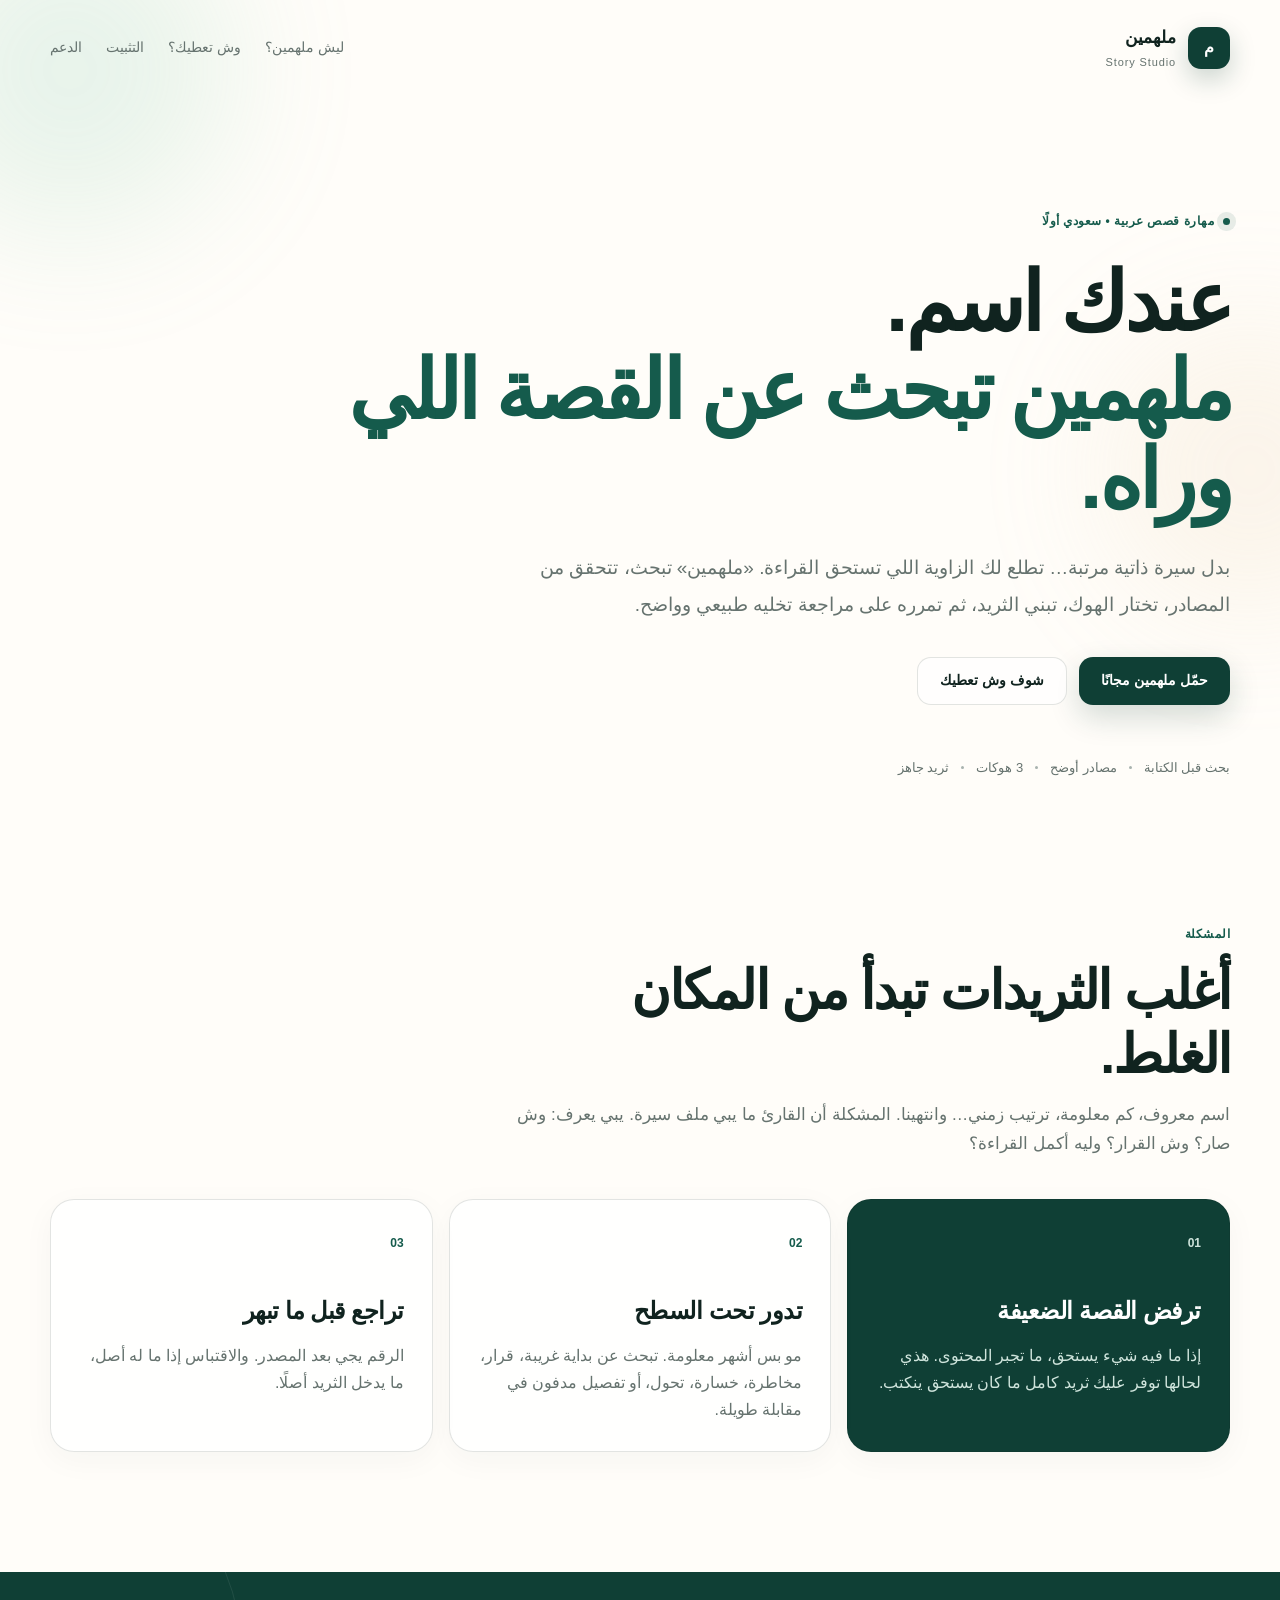
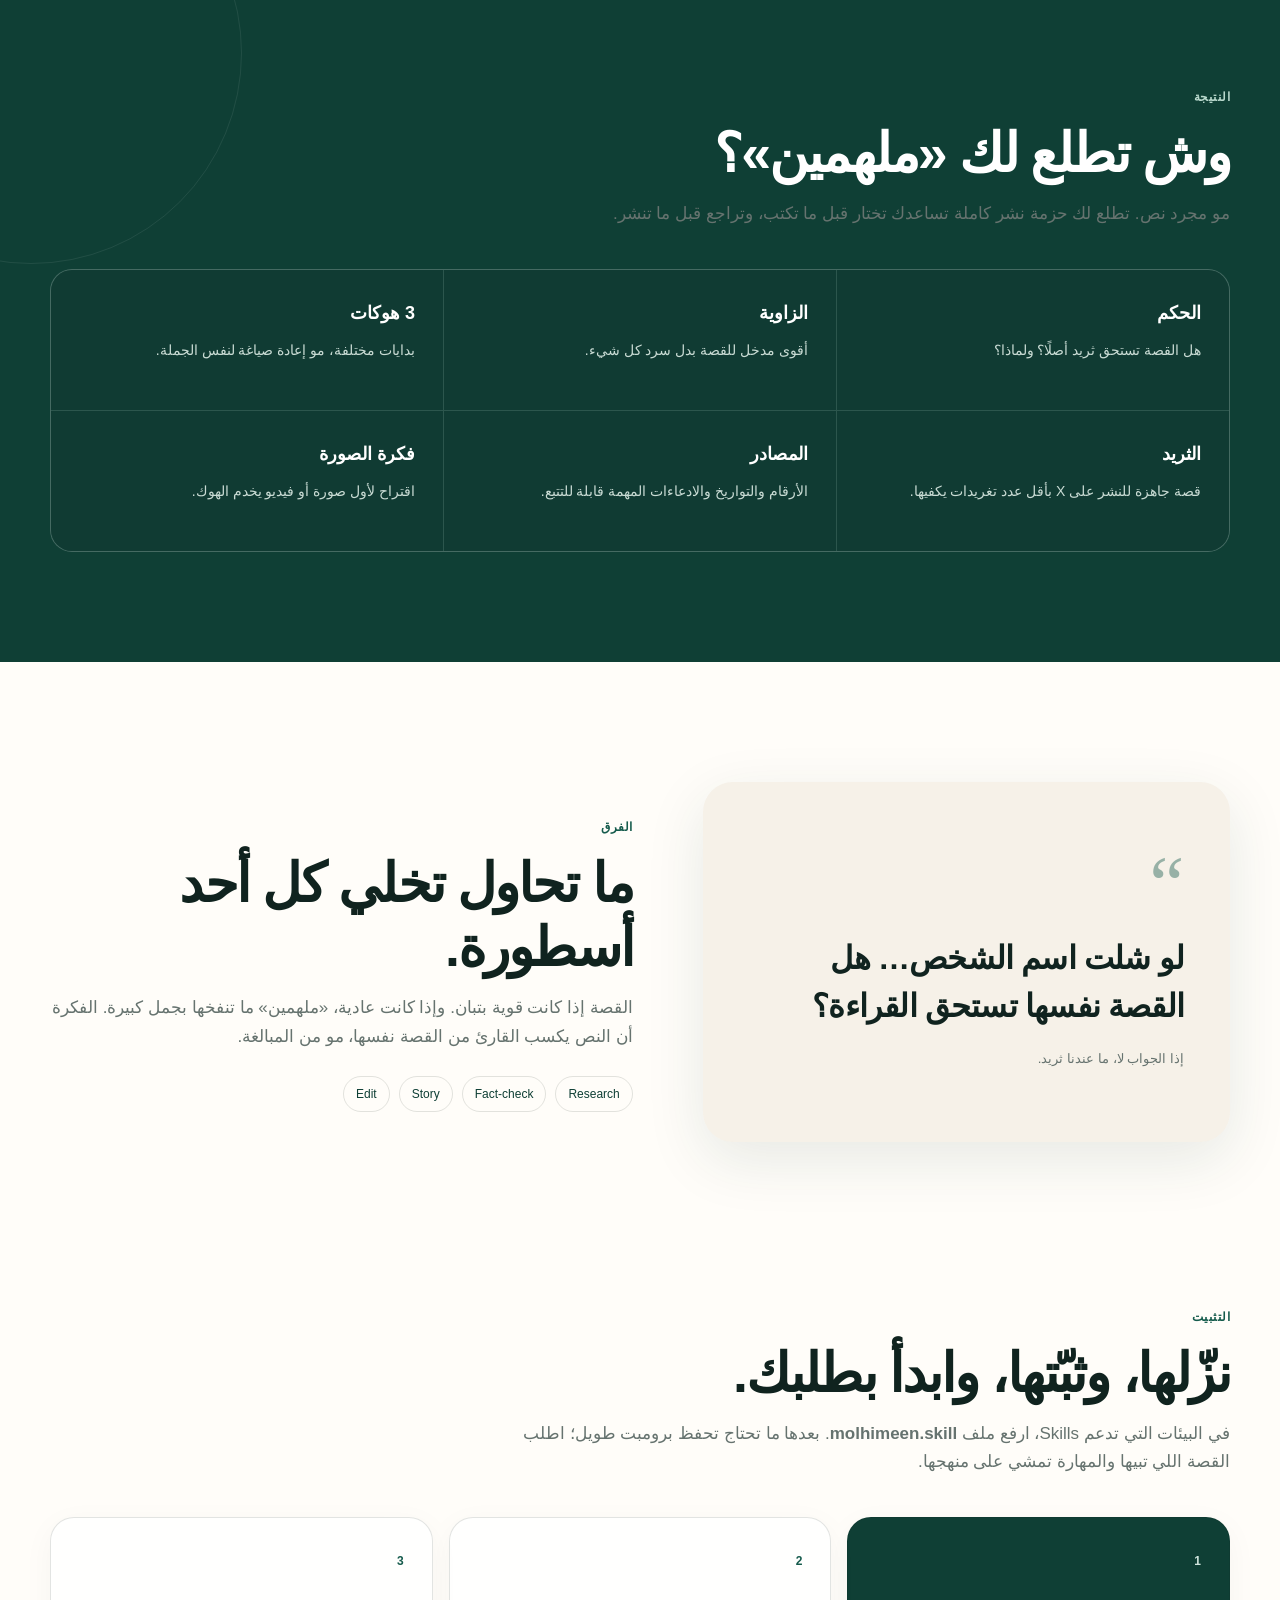
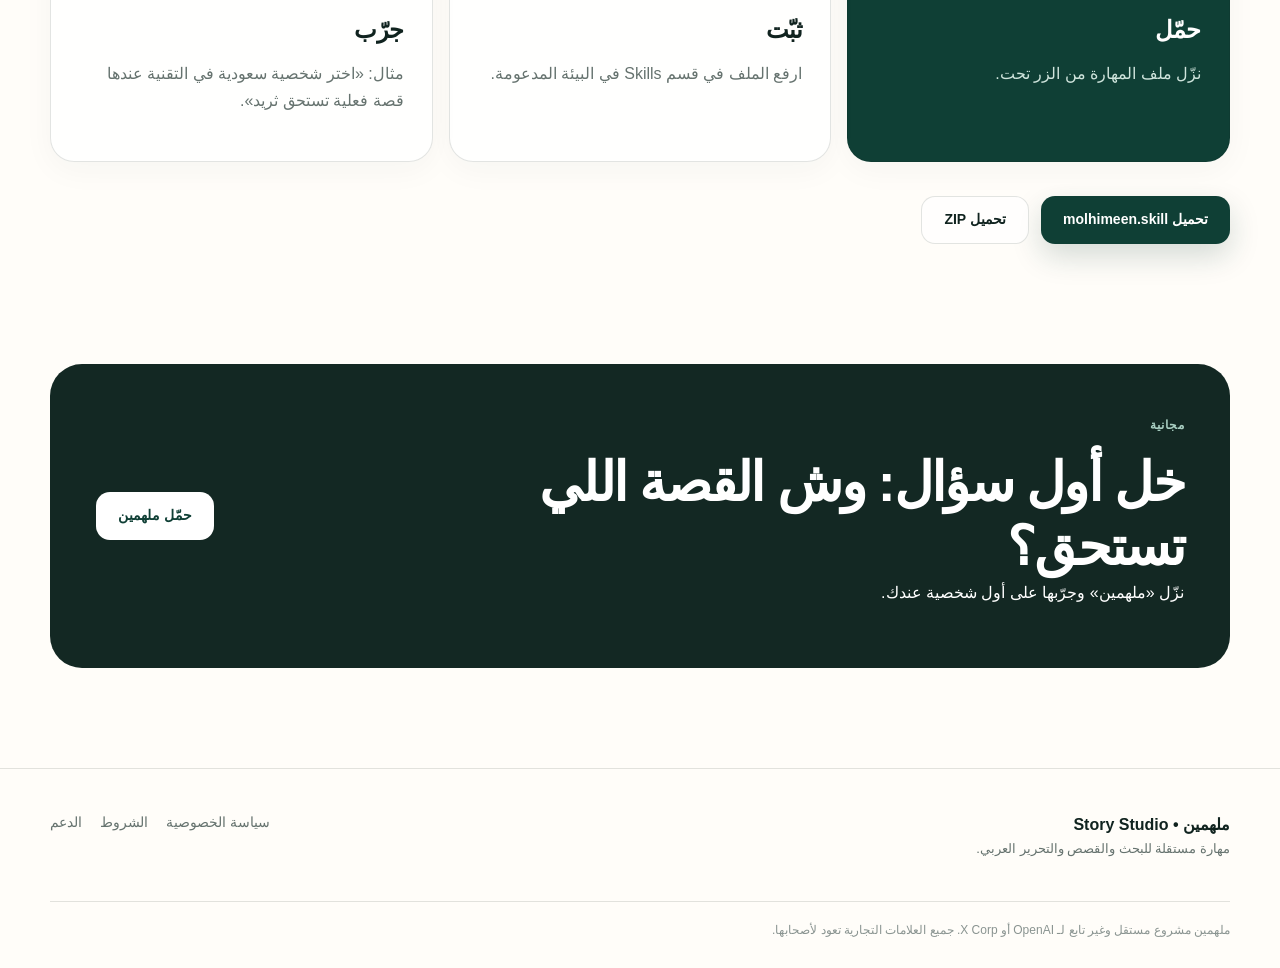
<file: index.html>
<!doctype html>
<html lang="ar" dir="rtl">
<head>
  <meta charset="utf-8">
  <meta name="viewport" content="width=device-width,initial-scale=1">
  <meta name="theme-color" content="#0F3F35">
  <meta name="description" content="ملهمين — مهارة عربية تبحث عن القصة اللي تستحق فعلًا، تتحقق من مصادرها، وتحولها إلى ثريد واضح بصوت طبيعي.">
  <meta property="og:title" content="ملهمين • Story Studio">
  <meta property="og:description" content="مو كل اسم يستحق ثريد. ملهمين تبحث، تتحقق، تختار الزاوية، ثم تكتب القصة.">
  <meta property="og:type" content="website">
  <title>ملهمين • Story Studio</title>
  <link rel="icon" href="favicon.svg" type="image/svg+xml">
  <link rel="stylesheet" href="styles.css">
</head>
<body>
  <div class="ambient ambient-a"></div><div class="ambient ambient-b"></div>
  <header class="site-header shell">
    <a class="brand" href="index.html" aria-label="ملهمين الرئيسية">
      <span class="brand-mark" aria-hidden="true">م</span>
      <span><strong>ملهمين</strong><small>Story Studio</small></span>
    </a>
    <nav aria-label="التنقل الرئيسي">
      <a href="#why">ليش ملهمين؟</a>
      <a href="#result">وش تعطيك؟</a>
      <a href="#install">التثبيت</a>
      <a href="support.html">الدعم</a>
    </nav>
  </header>

  <main>
    <section class="hero shell">
      <div class="eyebrow"><span></span> مهارة قصص عربية • سعودي أولًا</div>
      <h1>عندك اسم.<br><em>ملهمين تبحث عن القصة اللي وراه.</em></h1>
      <p class="hero-copy">بدل سيرة ذاتية مرتبة… تطلع لك الزاوية اللي تستحق القراءة. «ملهمين» تبحث، تتحقق من المصادر، تختار الهوك، تبني الثريد، ثم تمرره على مراجعة تخليه طبيعي وواضح.</p>
      <div class="actions">
        <a class="button primary" href="https://raw.githubusercontent.com/im7desx-dot/molhimeen-studio/main/downloads/molhimeen.skill">حمّل ملهمين مجانًا</a>
        <a class="button ghost" href="#result">شوف وش تعطيك</a>
      </div>
      <div class="trust-row" aria-label="مبادئ المنتج">
        <span>بحث قبل الكتابة</span><i></i><span>مصادر أوضح</span><i></i><span>3 هوكات</span><i></i><span>ثريد جاهز</span>
      </div>
    </section>

    <section class="product shell" id="why">
      <div class="section-head">
        <span class="kicker">المشكلة</span>
        <h2>أغلب الثريدات تبدأ من المكان الغلط.</h2>
        <p>اسم معروف، كم معلومة، ترتيب زمني… وانتهينا. المشكلة أن القارئ ما يبي ملف سيرة. يبي يعرف: وش صار؟ وش القرار؟ وليه أكمل القراءة؟</p>
      </div>
      <div class="cards">
        <article class="card feature"><span class="num">01</span><h3>ترفض القصة الضعيفة</h3><p>إذا ما فيه شيء يستحق، ما تجبر المحتوى. هذي لحالها توفر عليك ثريد كامل ما كان يستحق ينكتب.</p></article>
        <article class="card"><span class="num">02</span><h3>تدور تحت السطح</h3><p>مو بس أشهر معلومة. تبحث عن بداية غريبة، قرار، مخاطرة، خسارة، تحول، أو تفصيل مدفون في مقابلة طويلة.</p></article>
        <article class="card"><span class="num">03</span><h3>تراجع قبل ما تبهر</h3><p>الرقم يجي بعد المصدر. والاقتباس إذا ما له أصل، ما يدخل الثريد أصلًا.</p></article>
      </div>
    </section>

    <section class="method-wrap" id="result">
      <div class="method shell">
        <div class="section-head light">
          <span class="kicker">النتيجة</span>
          <h2>وش تطلع لك «ملهمين»؟</h2>
          <p>مو مجرد نص. تطلع لك حزمة نشر كاملة تساعدك تختار قبل ما تكتب، وتراجع قبل ما تنشر.</p>
        </div>
        <ol class="timeline">
          <li><b>الحكم</b><span>هل القصة تستحق ثريد أصلًا؟ ولماذا؟</span></li>
          <li><b>الزاوية</b><span>أقوى مدخل للقصة بدل سرد كل شيء.</span></li>
          <li><b>3 هوكات</b><span>بدايات مختلفة، مو إعادة صياغة لنفس الجملة.</span></li>
          <li><b>الثريد</b><span>قصة جاهزة للنشر على X بأقل عدد تغريدات يكفيها.</span></li>
          <li><b>المصادر</b><span>الأرقام والتواريخ والادعاءات المهمة قابلة للتتبع.</span></li>
          <li><b>فكرة الصورة</b><span>اقتراح لأول صورة أو فيديو يخدم الهوك.</span></li>
        </ol>
      </div>
    </section>

    <section class="principles shell">
      <div class="quote-card">
        <span class="quote-mark">“</span>
        <p>لو شلت اسم الشخص… هل القصة نفسها تستحق القراءة؟</p>
        <small>إذا الجواب لا، ما عندنا ثريد.</small>
      </div>
      <div class="principle-copy">
        <span class="kicker">الفرق</span>
        <h2>ما تحاول تخلي كل أحد أسطورة.</h2>
        <p>القصة إذا كانت قوية بتبان. وإذا كانت عادية، «ملهمين» ما تنفخها بجمل كبيرة. الفكرة أن النص يكسب القارئ من القصة نفسها، مو من المبالغة.</p>
        <div class="badges"><span>Research</span><span>Fact-check</span><span>Story</span><span>Edit</span></div>
      </div>
    </section>

    <section class="product shell" id="install">
      <div class="section-head">
        <span class="kicker">التثبيت</span>
        <h2>نزّلها، وثبّتها، وابدأ بطلبك.</h2>
        <p>في البيئات التي تدعم Skills، ارفع ملف <b>molhimeen.skill</b>. بعدها ما تحتاج تحفظ برومبت طويل؛ اطلب القصة اللي تبيها والمهارة تمشي على منهجها.</p>
      </div>
      <div class="cards">
        <article class="card feature"><span class="num">1</span><h3>حمّل</h3><p>نزّل ملف المهارة من الزر تحت.</p></article>
        <article class="card"><span class="num">2</span><h3>ثبّت</h3><p>ارفع الملف في قسم Skills في البيئة المدعومة.</p></article>
        <article class="card"><span class="num">3</span><h3>جرّب</h3><p>مثال: «اختر شخصية سعودية في التقنية عندها قصة فعلية تستحق ثريد».</p></article>
      </div>
      <div class="actions">
        <a class="button primary" href="https://raw.githubusercontent.com/im7desx-dot/molhimeen-studio/main/downloads/molhimeen.skill">تحميل molhimeen.skill</a>
        <a class="button ghost" href="https://raw.githubusercontent.com/im7desx-dot/molhimeen-studio/main/downloads/molhimeen-skill-v1.0.0.zip">تحميل ZIP</a>
      </div>
    </section>

    <section class="cta shell">
      <div><span class="kicker">مجانية</span><h2>خل أول سؤال: وش القصة اللي تستحق؟</h2><p>نزّل «ملهمين» وجرّبها على أول شخصية عندك.</p></div>
      <a class="button primary invert" href="https://raw.githubusercontent.com/im7desx-dot/molhimeen-studio/main/downloads/molhimeen.skill">حمّل ملهمين</a>
    </section>
  </main>

  <footer>
    <div class="shell footer-inner">
      <div><strong>ملهمين • Story Studio</strong><p>مهارة مستقلة للبحث والقصص والتحرير العربي.</p></div>
      <div class="footer-links"><a href="privacy.html">سياسة الخصوصية</a><a href="terms.html">الشروط</a><a href="support.html">الدعم</a></div>
    </div>
    <div class="shell legal-note">ملهمين مشروع مستقل وغير تابع لـ OpenAI أو X Corp. جميع العلامات التجارية تعود لأصحابها.</div>
  </footer>
</body>
</html>
</file>
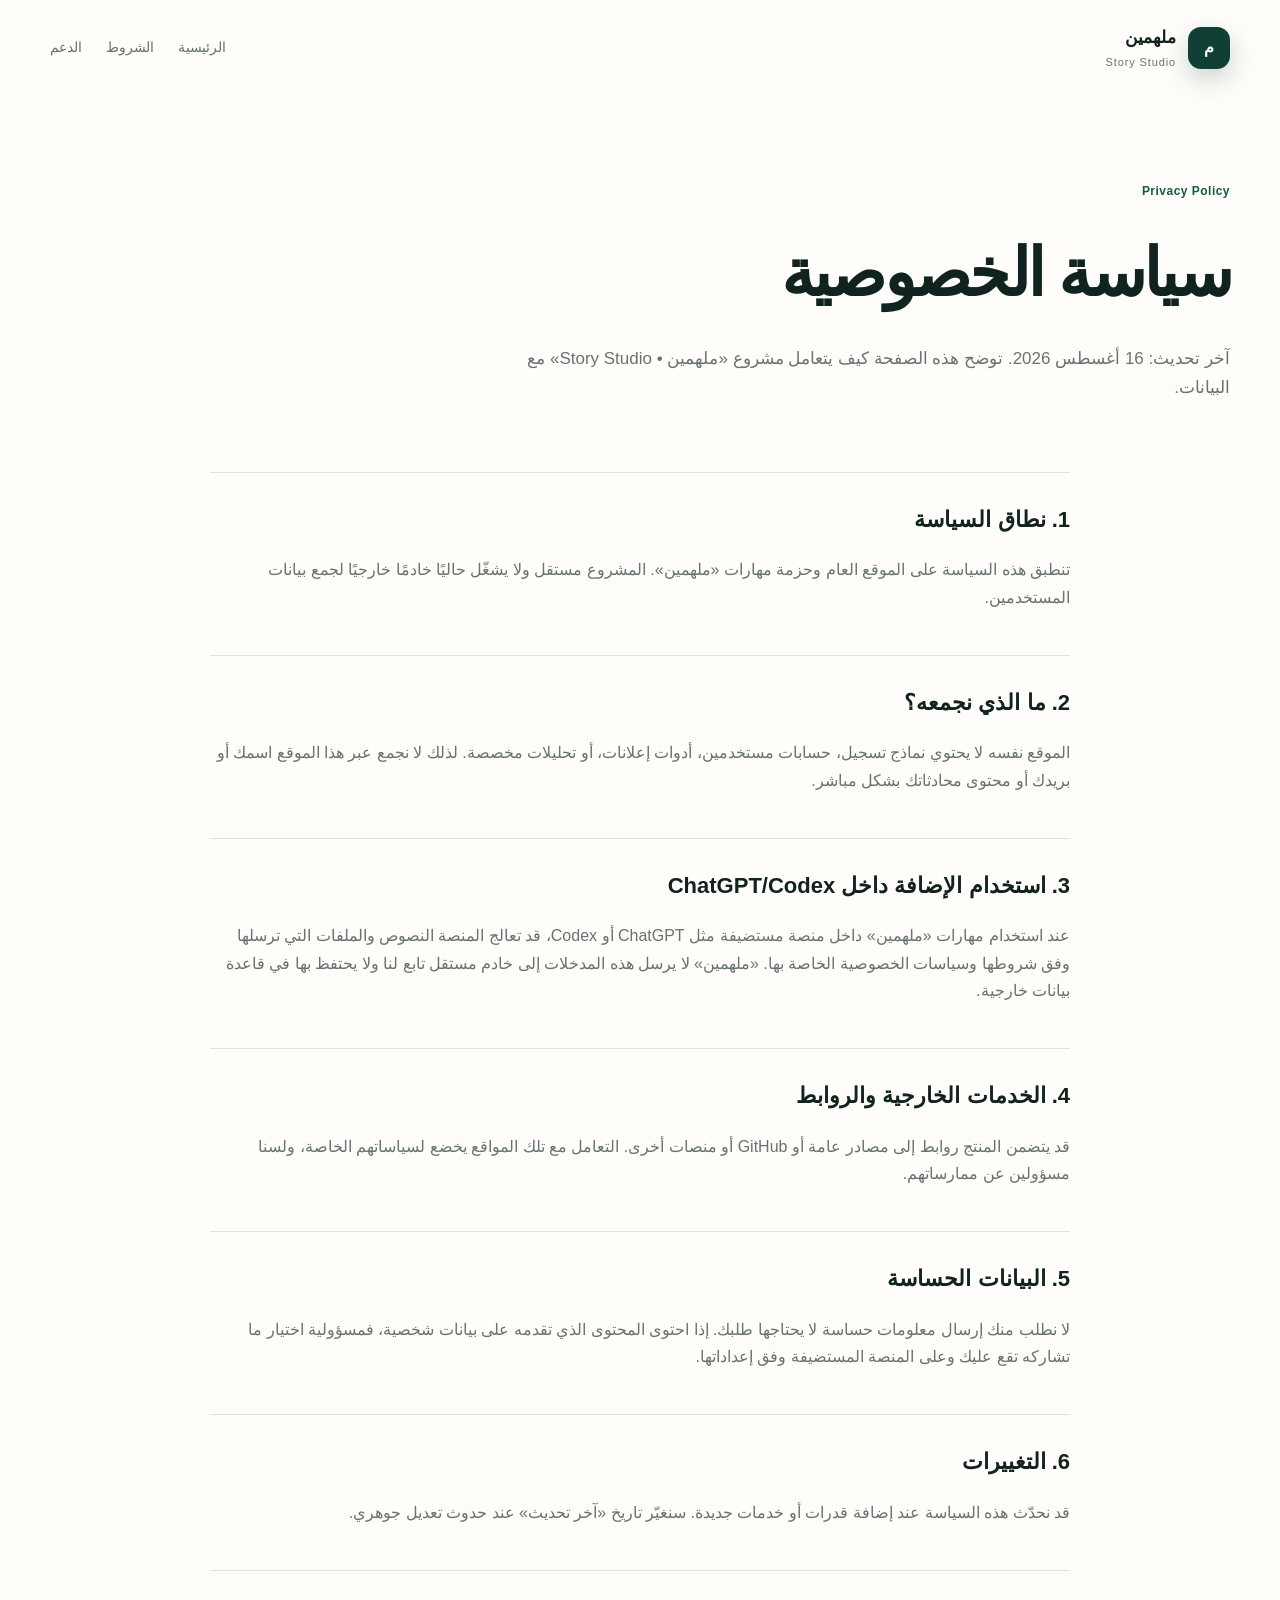
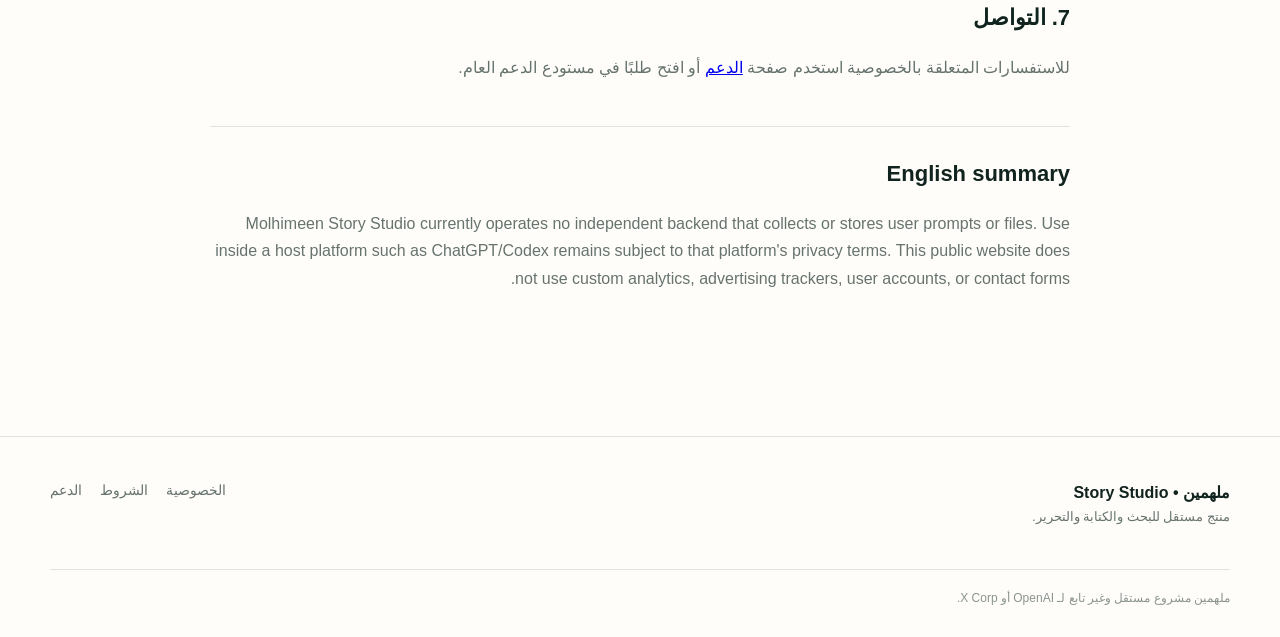
<file: privacy.html>
<!doctype html><html lang="ar" dir="rtl"><head><meta charset="utf-8"><meta name="viewport" content="width=device-width,initial-scale=1"><meta name="theme-color" content="#0F3F35"><title>سياسة الخصوصية • ملهمين</title><link rel="icon" href="favicon.svg" type="image/svg+xml"><link rel="stylesheet" href="styles.css"></head><body><header class="site-header shell"><a class="brand" href="index.html"><span class="brand-mark">م</span><span><strong>ملهمين</strong><small>Story Studio</small></span></a><nav><a href="index.html">الرئيسية</a><a href="terms.html">الشروط</a><a href="support.html">الدعم</a></nav></header><main><section class="page-hero shell"><span class="kicker">Privacy Policy</span><h1>سياسة الخصوصية</h1><p>آخر تحديث: 16 أغسطس 2026. توضح هذه الصفحة كيف يتعامل مشروع «ملهمين • Story Studio» مع البيانات.</p></section><div class="legal-shell shell"><section class="legal-section"><h2>1. نطاق السياسة</h2><p>تنطبق هذه السياسة على الموقع العام وحزمة مهارات «ملهمين». المشروع مستقل ولا يشغّل حاليًا خادمًا خارجيًا لجمع بيانات المستخدمين.</p></section><section class="legal-section"><h2>2. ما الذي نجمعه؟</h2><p>الموقع نفسه لا يحتوي نماذج تسجيل، حسابات مستخدمين، أدوات إعلانات، أو تحليلات مخصصة. لذلك لا نجمع عبر هذا الموقع اسمك أو بريدك أو محتوى محادثاتك بشكل مباشر.</p></section><section class="legal-section"><h2>3. استخدام الإضافة داخل ChatGPT/Codex</h2><p>عند استخدام مهارات «ملهمين» داخل منصة مستضيفة مثل ChatGPT أو Codex، قد تعالج المنصة النصوص والملفات التي ترسلها وفق شروطها وسياسات الخصوصية الخاصة بها. «ملهمين» لا يرسل هذه المدخلات إلى خادم مستقل تابع لنا ولا يحتفظ بها في قاعدة بيانات خارجية.</p></section><section class="legal-section"><h2>4. الخدمات الخارجية والروابط</h2><p>قد يتضمن المنتج روابط إلى مصادر عامة أو GitHub أو منصات أخرى. التعامل مع تلك المواقع يخضع لسياساتهم الخاصة، ولسنا مسؤولين عن ممارساتهم.</p></section><section class="legal-section"><h2>5. البيانات الحساسة</h2><p>لا نطلب منك إرسال معلومات حساسة لا يحتاجها طلبك. إذا احتوى المحتوى الذي تقدمه على بيانات شخصية، فمسؤولية اختيار ما تشاركه تقع عليك وعلى المنصة المستضيفة وفق إعداداتها.</p></section><section class="legal-section"><h2>6. التغييرات</h2><p>قد نحدّث هذه السياسة عند إضافة قدرات أو خدمات جديدة. سنغيّر تاريخ «آخر تحديث» عند حدوث تعديل جوهري.</p></section><section class="legal-section"><h2>7. التواصل</h2><p>للاستفسارات المتعلقة بالخصوصية استخدم صفحة <a href="support.html">الدعم</a> أو افتح طلبًا في مستودع الدعم العام.</p></section><section class="legal-section"><h2>English summary</h2><p>Molhimeen Story Studio currently operates no independent backend that collects or stores user prompts or files. Use inside a host platform such as ChatGPT/Codex remains subject to that platform's privacy terms. This public website does not use custom analytics, advertising trackers, user accounts, or contact forms.</p></section></div></main><footer><div class="shell footer-inner"><div><strong>ملهمين • Story Studio</strong><p>منتج مستقل للبحث والكتابة والتحرير.</p></div><div class="footer-links"><a href="privacy.html">الخصوصية</a><a href="terms.html">الشروط</a><a href="support.html">الدعم</a></div></div><div class="shell legal-note">ملهمين مشروع مستقل وغير تابع لـ OpenAI أو X Corp.</div></footer></body></html>
</file>
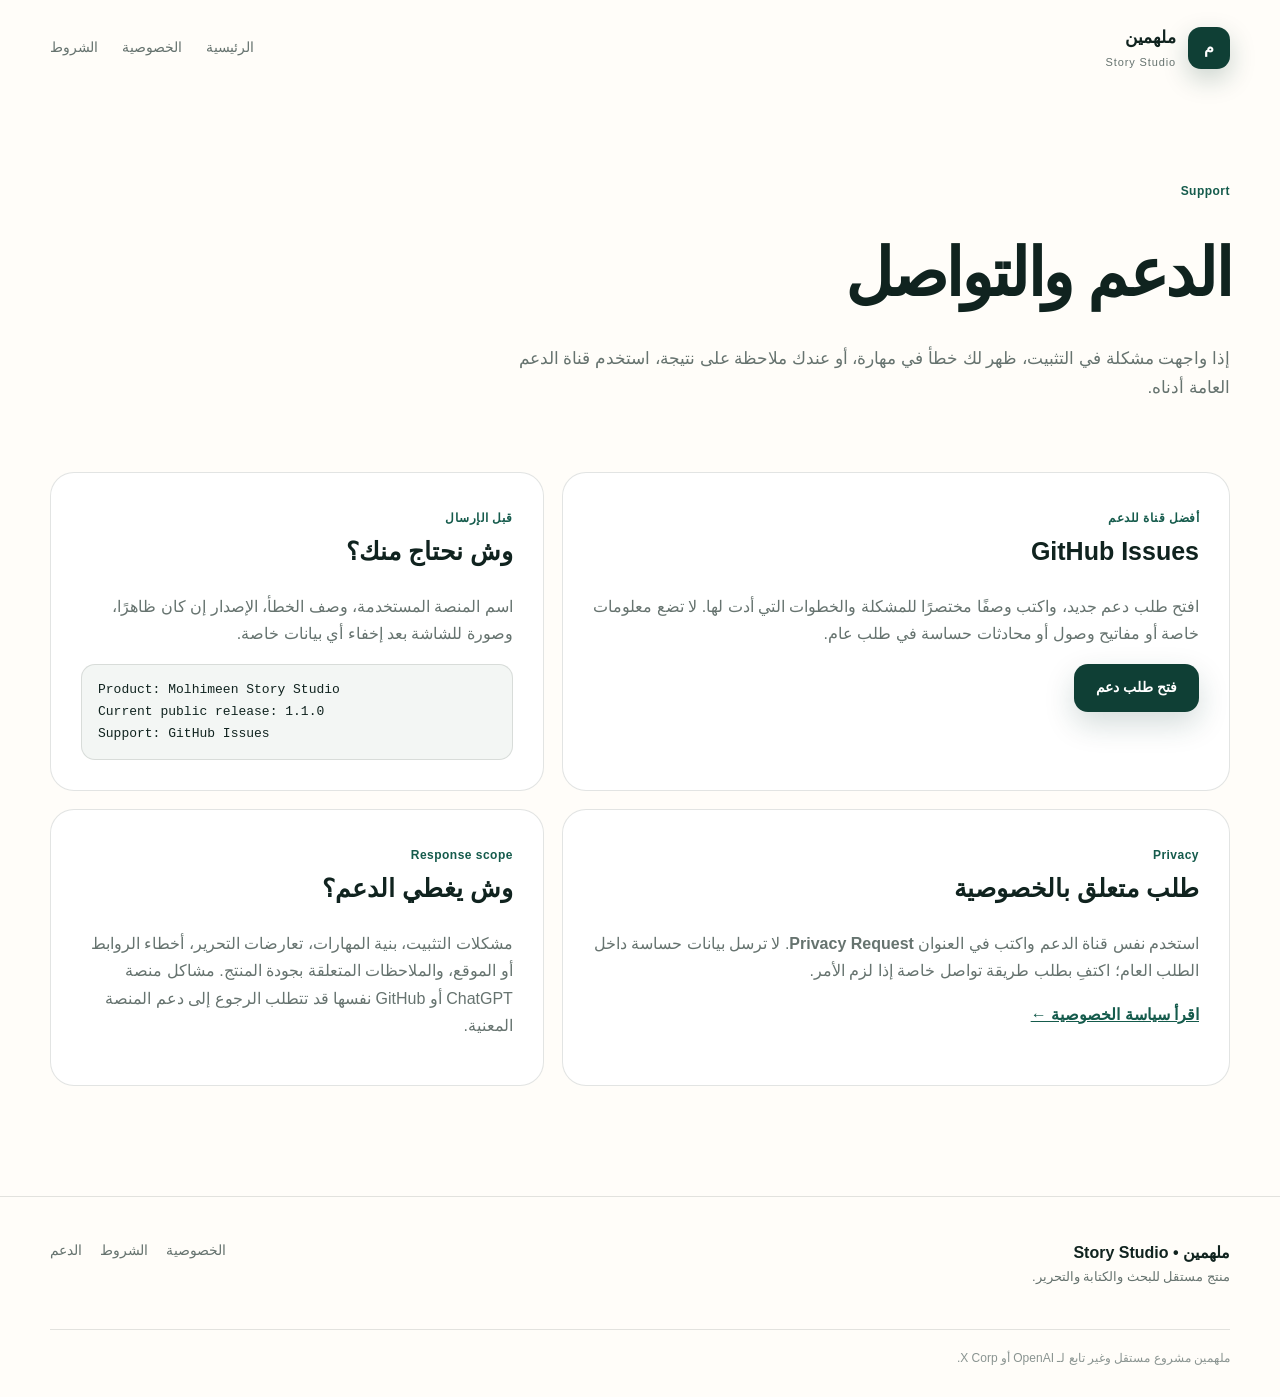
<file: support.html>
<!doctype html><html lang="ar" dir="rtl"><head><meta charset="utf-8"><meta name="viewport" content="width=device-width,initial-scale=1"><meta name="theme-color" content="#0F3F35"><title>الدعم • ملهمين</title><link rel="icon" href="favicon.svg" type="image/svg+xml"><link rel="stylesheet" href="styles.css"></head><body><header class="site-header shell"><a class="brand" href="index.html"><span class="brand-mark">م</span><span><strong>ملهمين</strong><small>Story Studio</small></span></a><nav><a href="index.html">الرئيسية</a><a href="privacy.html">الخصوصية</a><a href="terms.html">الشروط</a></nav></header><main><section class="page-hero shell"><span class="kicker">Support</span><h1>الدعم والتواصل</h1><p>إذا واجهت مشكلة في التثبيت، ظهر لك خطأ في مهارة، أو عندك ملاحظة على نتيجة، استخدم قناة الدعم العامة أدناه.</p></section><section class="support-grid shell"><article class="support-card"><span class="kicker">أفضل قناة للدعم</span><h2>GitHub Issues</h2><p>افتح طلب دعم جديد، واكتب وصفًا مختصرًا للمشكلة والخطوات التي أدت لها. لا تضع معلومات خاصة أو مفاتيح وصول أو محادثات حساسة في طلب عام.</p><a class="button primary" href="https://github.com/im7desx-dot/molhimeen-studio/issues" target="_blank" rel="noopener noreferrer">فتح طلب دعم</a></article><article class="support-card"><span class="kicker">قبل الإرسال</span><h2>وش نحتاج منك؟</h2><p>اسم المنصة المستخدمة، وصف الخطأ، الإصدار إن كان ظاهرًا، وصورة للشاشة بعد إخفاء أي بيانات خاصة.</p><div class="mono">Product: Molhimeen Story Studio<br>Current public release: 1.1.0<br>Support: GitHub Issues</div></article><article class="support-card"><span class="kicker">Privacy</span><h2>طلب متعلق بالخصوصية</h2><p>استخدم نفس قناة الدعم واكتب في العنوان <b>Privacy Request</b>. لا ترسل بيانات حساسة داخل الطلب العام؛ اكتفِ بطلب طريقة تواصل خاصة إذا لزم الأمر.</p><a class="inline" href="privacy.html">اقرأ سياسة الخصوصية ←</a></article><article class="support-card"><span class="kicker">Response scope</span><h2>وش يغطي الدعم؟</h2><p>مشكلات التثبيت، بنية المهارات، تعارضات التحرير، أخطاء الروابط أو الموقع، والملاحظات المتعلقة بجودة المنتج. مشاكل منصة ChatGPT أو GitHub نفسها قد تتطلب الرجوع إلى دعم المنصة المعنية.</p></article></section></main><footer><div class="shell footer-inner"><div><strong>ملهمين • Story Studio</strong><p>منتج مستقل للبحث والكتابة والتحرير.</p></div><div class="footer-links"><a href="privacy.html">الخصوصية</a><a href="terms.html">الشروط</a><a href="support.html">الدعم</a></div></div><div class="shell legal-note">ملهمين مشروع مستقل وغير تابع لـ OpenAI أو X Corp.</div></footer></body></html>
</file>
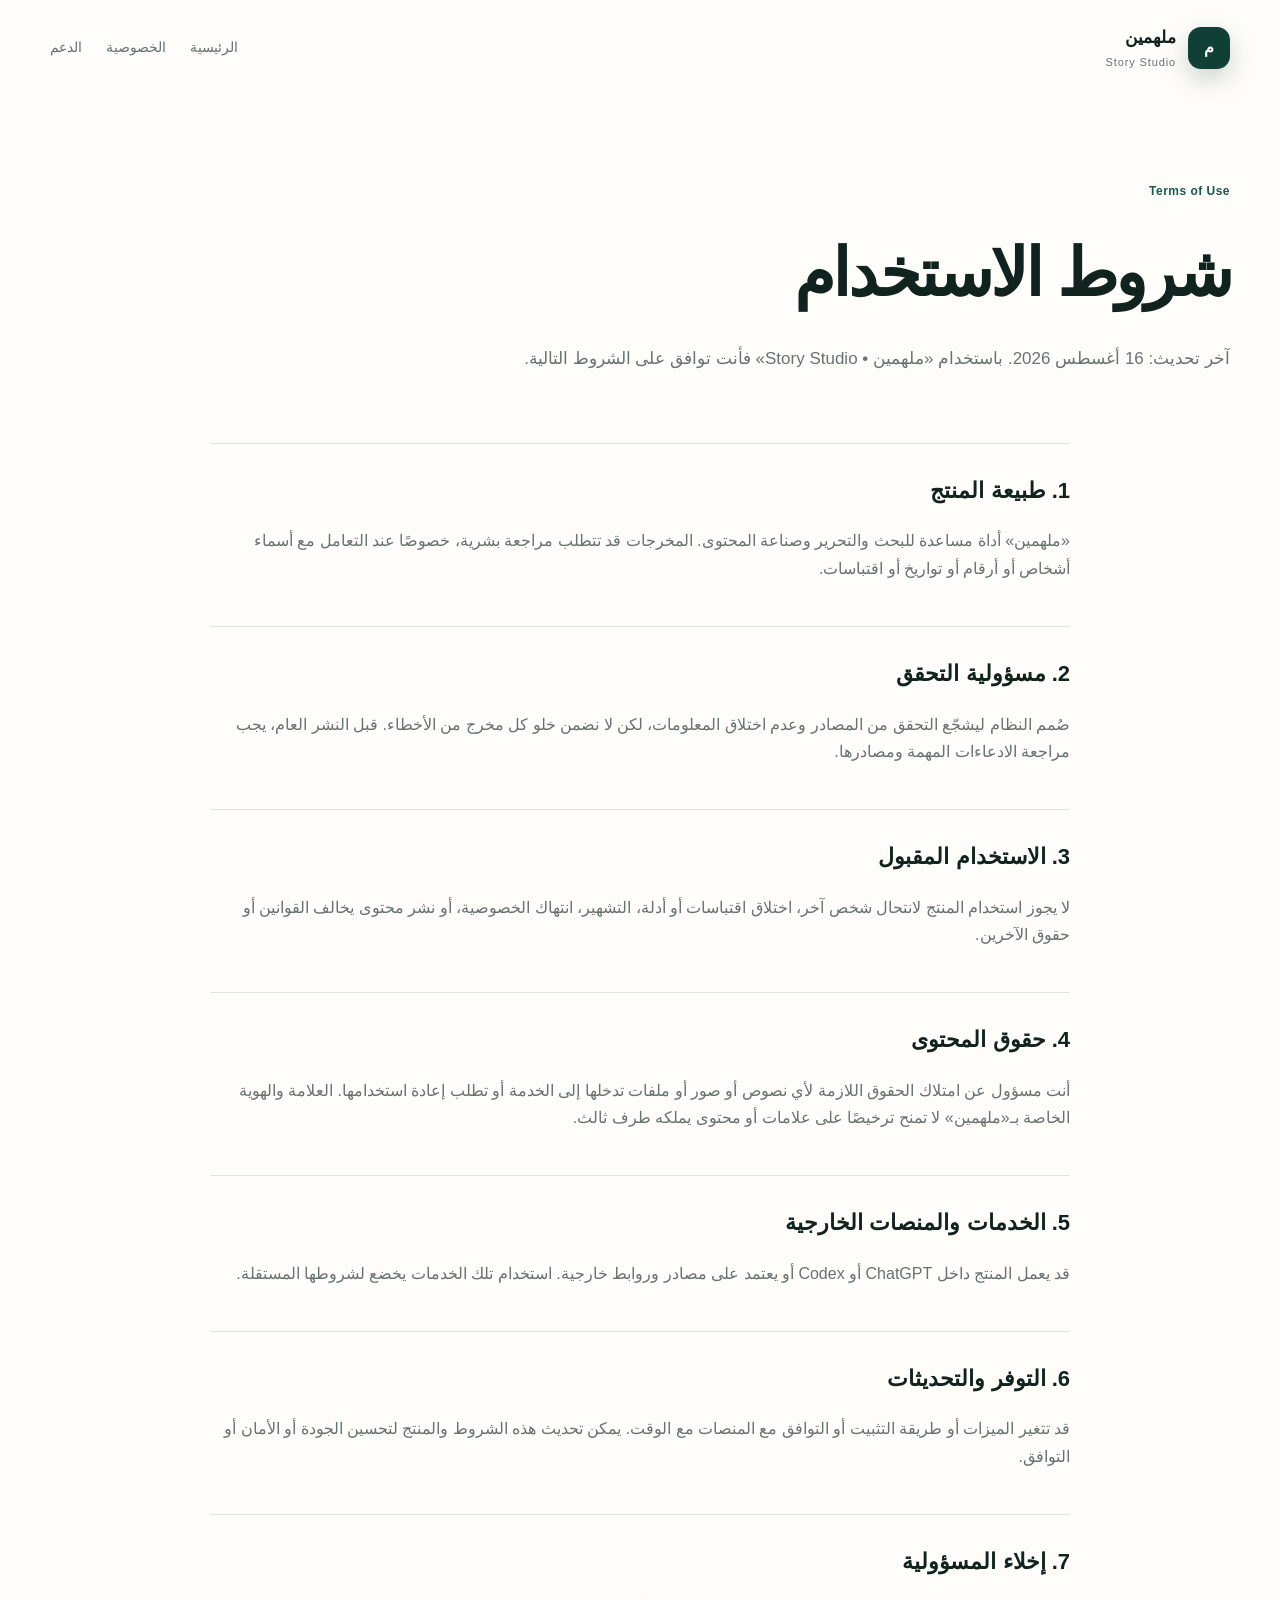
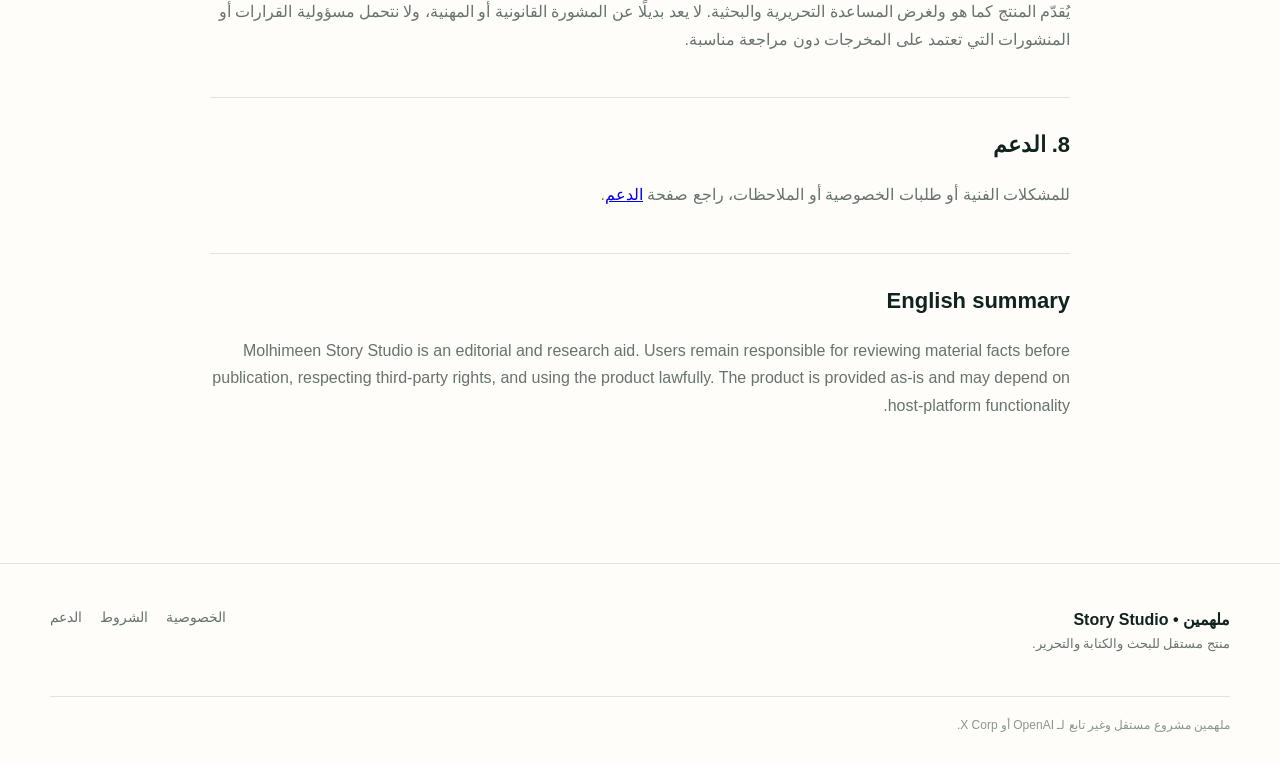
<file: terms.html>
<!doctype html><html lang="ar" dir="rtl"><head><meta charset="utf-8"><meta name="viewport" content="width=device-width,initial-scale=1"><meta name="theme-color" content="#0F3F35"><title>شروط الاستخدام • ملهمين</title><link rel="icon" href="favicon.svg" type="image/svg+xml"><link rel="stylesheet" href="styles.css"></head><body><header class="site-header shell"><a class="brand" href="index.html"><span class="brand-mark">م</span><span><strong>ملهمين</strong><small>Story Studio</small></span></a><nav><a href="index.html">الرئيسية</a><a href="privacy.html">الخصوصية</a><a href="support.html">الدعم</a></nav></header><main><section class="page-hero shell"><span class="kicker">Terms of Use</span><h1>شروط الاستخدام</h1><p>آخر تحديث: 16 أغسطس 2026. باستخدام «ملهمين • Story Studio» فأنت توافق على الشروط التالية.</p></section><div class="legal-shell shell"><section class="legal-section"><h2>1. طبيعة المنتج</h2><p>«ملهمين» أداة مساعدة للبحث والتحرير وصناعة المحتوى. المخرجات قد تتطلب مراجعة بشرية، خصوصًا عند التعامل مع أسماء أشخاص أو أرقام أو تواريخ أو اقتباسات.</p></section><section class="legal-section"><h2>2. مسؤولية التحقق</h2><p>صُمم النظام ليشجّع التحقق من المصادر وعدم اختلاق المعلومات، لكن لا نضمن خلو كل مخرج من الأخطاء. قبل النشر العام، يجب مراجعة الادعاءات المهمة ومصادرها.</p></section><section class="legal-section"><h2>3. الاستخدام المقبول</h2><p>لا يجوز استخدام المنتج لانتحال شخص آخر، اختلاق اقتباسات أو أدلة، التشهير، انتهاك الخصوصية، أو نشر محتوى يخالف القوانين أو حقوق الآخرين.</p></section><section class="legal-section"><h2>4. حقوق المحتوى</h2><p>أنت مسؤول عن امتلاك الحقوق اللازمة لأي نصوص أو صور أو ملفات تدخلها إلى الخدمة أو تطلب إعادة استخدامها. العلامة والهوية الخاصة بـ«ملهمين» لا تمنح ترخيصًا على علامات أو محتوى يملكه طرف ثالث.</p></section><section class="legal-section"><h2>5. الخدمات والمنصات الخارجية</h2><p>قد يعمل المنتج داخل ChatGPT أو Codex أو يعتمد على مصادر وروابط خارجية. استخدام تلك الخدمات يخضع لشروطها المستقلة.</p></section><section class="legal-section"><h2>6. التوفر والتحديثات</h2><p>قد تتغير الميزات أو طريقة التثبيت أو التوافق مع المنصات مع الوقت. يمكن تحديث هذه الشروط والمنتج لتحسين الجودة أو الأمان أو التوافق.</p></section><section class="legal-section"><h2>7. إخلاء المسؤولية</h2><p>يُقدّم المنتج كما هو ولغرض المساعدة التحريرية والبحثية. لا يعد بديلًا عن المشورة القانونية أو المهنية، ولا نتحمل مسؤولية القرارات أو المنشورات التي تعتمد على المخرجات دون مراجعة مناسبة.</p></section><section class="legal-section"><h2>8. الدعم</h2><p>للمشكلات الفنية أو طلبات الخصوصية أو الملاحظات، راجع صفحة <a href="support.html">الدعم</a>.</p></section><section class="legal-section"><h2>English summary</h2><p>Molhimeen Story Studio is an editorial and research aid. Users remain responsible for reviewing material facts before publication, respecting third-party rights, and using the product lawfully. The product is provided as-is and may depend on host-platform functionality.</p></section></div></main><footer><div class="shell footer-inner"><div><strong>ملهمين • Story Studio</strong><p>منتج مستقل للبحث والكتابة والتحرير.</p></div><div class="footer-links"><a href="privacy.html">الخصوصية</a><a href="terms.html">الشروط</a><a href="support.html">الدعم</a></div></div><div class="shell legal-note">ملهمين مشروع مستقل وغير تابع لـ OpenAI أو X Corp.</div></footer></body></html>
</file>
<file: styles.css>
:root{--ink:#10231f;--muted:#66736f;--emerald:#0f3f35;--emerald-2:#155b4c;--mint:#dcebe5;--cream:#f6f1e8;--paper:#fffdf9;--line:rgba(16,35,31,.12);--shadow:0 18px 60px rgba(15,63,53,.10)}*{box-sizing:border-box}html{scroll-behavior:smooth}body{margin:0;background:var(--paper);color:var(--ink);font-family:-apple-system,BlinkMacSystemFont,"Segoe UI",Tahoma,Arial,sans-serif;line-height:1.7;overflow-x:hidden}.shell{width:min(1180px,calc(100% - 40px));margin-inline:auto}.ambient{position:fixed;border-radius:999px;filter:blur(70px);opacity:.18;pointer-events:none;z-index:-2}.ambient-a{width:320px;height:320px;background:#7ec9aa;top:-90px;left:-90px}.ambient-b{width:280px;height:280px;background:#e7cba3;right:-110px;top:330px}.site-header{display:flex;align-items:center;justify-content:space-between;padding:24px 0;gap:24px}.brand{display:flex;align-items:center;gap:12px;color:var(--ink);text-decoration:none}.brand-mark{width:42px;height:42px;border-radius:13px;display:grid;place-items:center;background:var(--emerald);color:#fff;font-weight:800;box-shadow:0 10px 26px rgba(15,63,53,.22)}.brand strong{display:block;font-size:17px}.brand small{display:block;color:var(--muted);font-size:11px;letter-spacing:.08em}.site-header nav{display:flex;gap:24px}.site-header nav a,.footer-links a{color:var(--muted);text-decoration:none;font-size:14px}.site-header nav a:hover,.footer-links a:hover{color:var(--emerald)}.hero{padding:110px 0 100px}.eyebrow,.kicker{display:inline-flex;align-items:center;gap:9px;color:var(--emerald-2);font-size:12px;font-weight:700;letter-spacing:.04em}.eyebrow span{width:7px;height:7px;background:var(--emerald-2);border-radius:50%;box-shadow:0 0 0 6px rgba(21,91,76,.10)}h1,h2,h3,p{margin-top:0}.hero h1{font-size:clamp(42px,7vw,82px);line-height:1.08;letter-spacing:-.045em;max-width:980px;margin:26px 0 26px;font-weight:800}.hero h1 em{font-style:normal;color:var(--emerald-2)}.hero-copy{max-width:760px;color:var(--muted);font-size:19px;line-height:1.9}.actions{display:flex;gap:12px;margin-top:34px}.button{display:inline-flex;align-items:center;justify-content:center;min-height:48px;padding:0 22px;border-radius:14px;text-decoration:none;font-weight:700;font-size:14px;transition:.2s ease}.button.primary{background:var(--emerald);color:#fff;box-shadow:0 12px 30px rgba(15,63,53,.18)}.button.primary:hover{transform:translateY(-2px);background:var(--emerald-2)}.button.ghost{border:1px solid var(--line);color:var(--ink);background:rgba(255,255,255,.66)}.trust-row{display:flex;flex-wrap:wrap;align-items:center;gap:12px;margin-top:52px;color:var(--muted);font-size:13px}.trust-row i{width:3px;height:3px;border-radius:50%;background:#a8b2ae}.product{padding:40px 0 120px}.section-head{max-width:720px;margin-bottom:40px}.section-head h2,.principle-copy h2,.cta h2{font-size:clamp(32px,4.2vw,54px);line-height:1.2;letter-spacing:-.035em;margin:12px 0 14px}.section-head p,.principle-copy p{color:var(--muted);font-size:17px}.cards{display:grid;grid-template-columns:repeat(3,1fr);gap:16px}.card{min-height:245px;padding:28px;border:1px solid var(--line);border-radius:24px;background:rgba(255,255,255,.75);box-shadow:0 8px 32px rgba(15,63,53,.04)}.card.feature{background:var(--emerald);color:#fff}.card.feature p,.card.feature .num{color:#cfe4dc}.card .num{font-size:12px;color:var(--emerald-2);font-weight:700}.card h3{font-size:24px;margin:36px 0 10px;letter-spacing:-.02em}.card p{color:var(--muted);margin-bottom:0}.method-wrap{background:var(--emerald);color:#fff;padding:110px 0;position:relative;overflow:hidden}.method-wrap:before{content:"";position:absolute;width:420px;height:420px;border:1px solid rgba(255,255,255,.08);border-radius:50%;left:-180px;top:-130px}.section-head.light .kicker{color:#b8d8cc}.section-head.light h2{color:#fff}.timeline{list-style:none;padding:0;margin:40px 0 0;display:grid;grid-template-columns:repeat(3,1fr);gap:1px;background:rgba(255,255,255,.12);border:1px solid rgba(255,255,255,.12);border-radius:22px;overflow:hidden}.timeline li{padding:28px;background:#103b33;min-height:140px}.timeline b{display:block;font-size:18px;margin-bottom:8px}.timeline span{color:#c9dbd4;font-size:14px}.principles{display:grid;grid-template-columns:.95fr 1.05fr;gap:70px;align-items:center;padding:120px 0}.quote-card{background:var(--cream);border-radius:30px;padding:46px;min-height:360px;display:flex;flex-direction:column;justify-content:center;box-shadow:var(--shadow)}.quote-mark{font-family:Georgia,serif;font-size:78px;line-height:.8;color:var(--emerald-2);opacity:.42}.quote-card p{font-size:32px;line-height:1.5;font-weight:800;letter-spacing:-.025em;margin:18px 0}.quote-card small{color:var(--muted)}.badges{display:flex;gap:9px;flex-wrap:wrap;margin-top:24px}.badges span{border:1px solid var(--line);border-radius:999px;padding:7px 12px;font-size:12px;color:var(--emerald)}.cta{margin-bottom:100px;border-radius:32px;background:#132823;color:#fff;padding:46px;display:flex;align-items:center;justify-content:space-between;gap:32px}.cta .kicker{color:#a9cfc2}.cta h2{margin-bottom:0;max-width:740px}.button.invert{background:#fff;color:var(--emerald);box-shadow:none;white-space:nowrap}footer{border-top:1px solid var(--line);padding:42px 0 28px}.footer-inner{display:flex;justify-content:space-between;gap:30px}.footer-inner p{color:var(--muted);font-size:13px}.footer-links{display:flex;gap:18px;align-items:flex-start}.legal-note{margin-top:28px;padding-top:18px;border-top:1px solid var(--line);font-size:12px;color:#8a9491}.page-hero{padding:80px 0 52px}.page-hero h1{font-size:clamp(38px,6vw,66px);margin:14px 0 16px;letter-spacing:-.04em}.page-hero p{max-width:720px;color:var(--muted);font-size:17px}.legal-shell{max-width:860px;margin-inline:auto;padding-bottom:100px}.legal-section{padding:28px 0;border-top:1px solid var(--line)}.legal-section h2{font-size:22px}.legal-section p,.legal-section li{color:var(--muted)}.legal-section ul{padding-right:20px}.support-grid{display:grid;grid-template-columns:1.15fr .85fr;gap:18px;padding-bottom:110px}.support-card{border:1px solid var(--line);border-radius:24px;padding:30px;background:#fff}.support-card h2{font-size:25px}.support-card p{color:var(--muted)}.support-card a.inline{color:var(--emerald-2);font-weight:700}.mono{direction:ltr;text-align:left;background:#f3f6f4;border:1px solid var(--line);border-radius:14px;padding:14px 16px;font-family:ui-monospace,SFMono-Regular,Menlo,monospace;font-size:13px;overflow:auto}@media(max-width:900px){.cards{grid-template-columns:repeat(2,1fr)}.timeline{grid-template-columns:repeat(2,1fr)}.principles{grid-template-columns:1fr;gap:34px}.support-grid{grid-template-columns:1fr}.site-header nav{display:none}.hero{padding:78px 0}.hero-copy{font-size:17px}.cta{flex-direction:column;align-items:flex-start}}@media(max-width:620px){.shell{width:min(100% - 28px,1180px)}.cards,.timeline{grid-template-columns:1fr}.hero h1{font-size:45px}.hero{padding-top:62px}.trust-row i{display:none}.trust-row{gap:8px 14px}.actions{flex-direction:column;align-items:stretch}.card{min-height:auto}.method-wrap{padding:82px 0}.principles{padding:82px 0}.quote-card{padding:30px;min-height:300px}.quote-card p{font-size:27px}.cta{margin-bottom:72px;padding:30px}.footer-inner{flex-direction:column}.footer-links{flex-wrap:wrap}}
</file>
